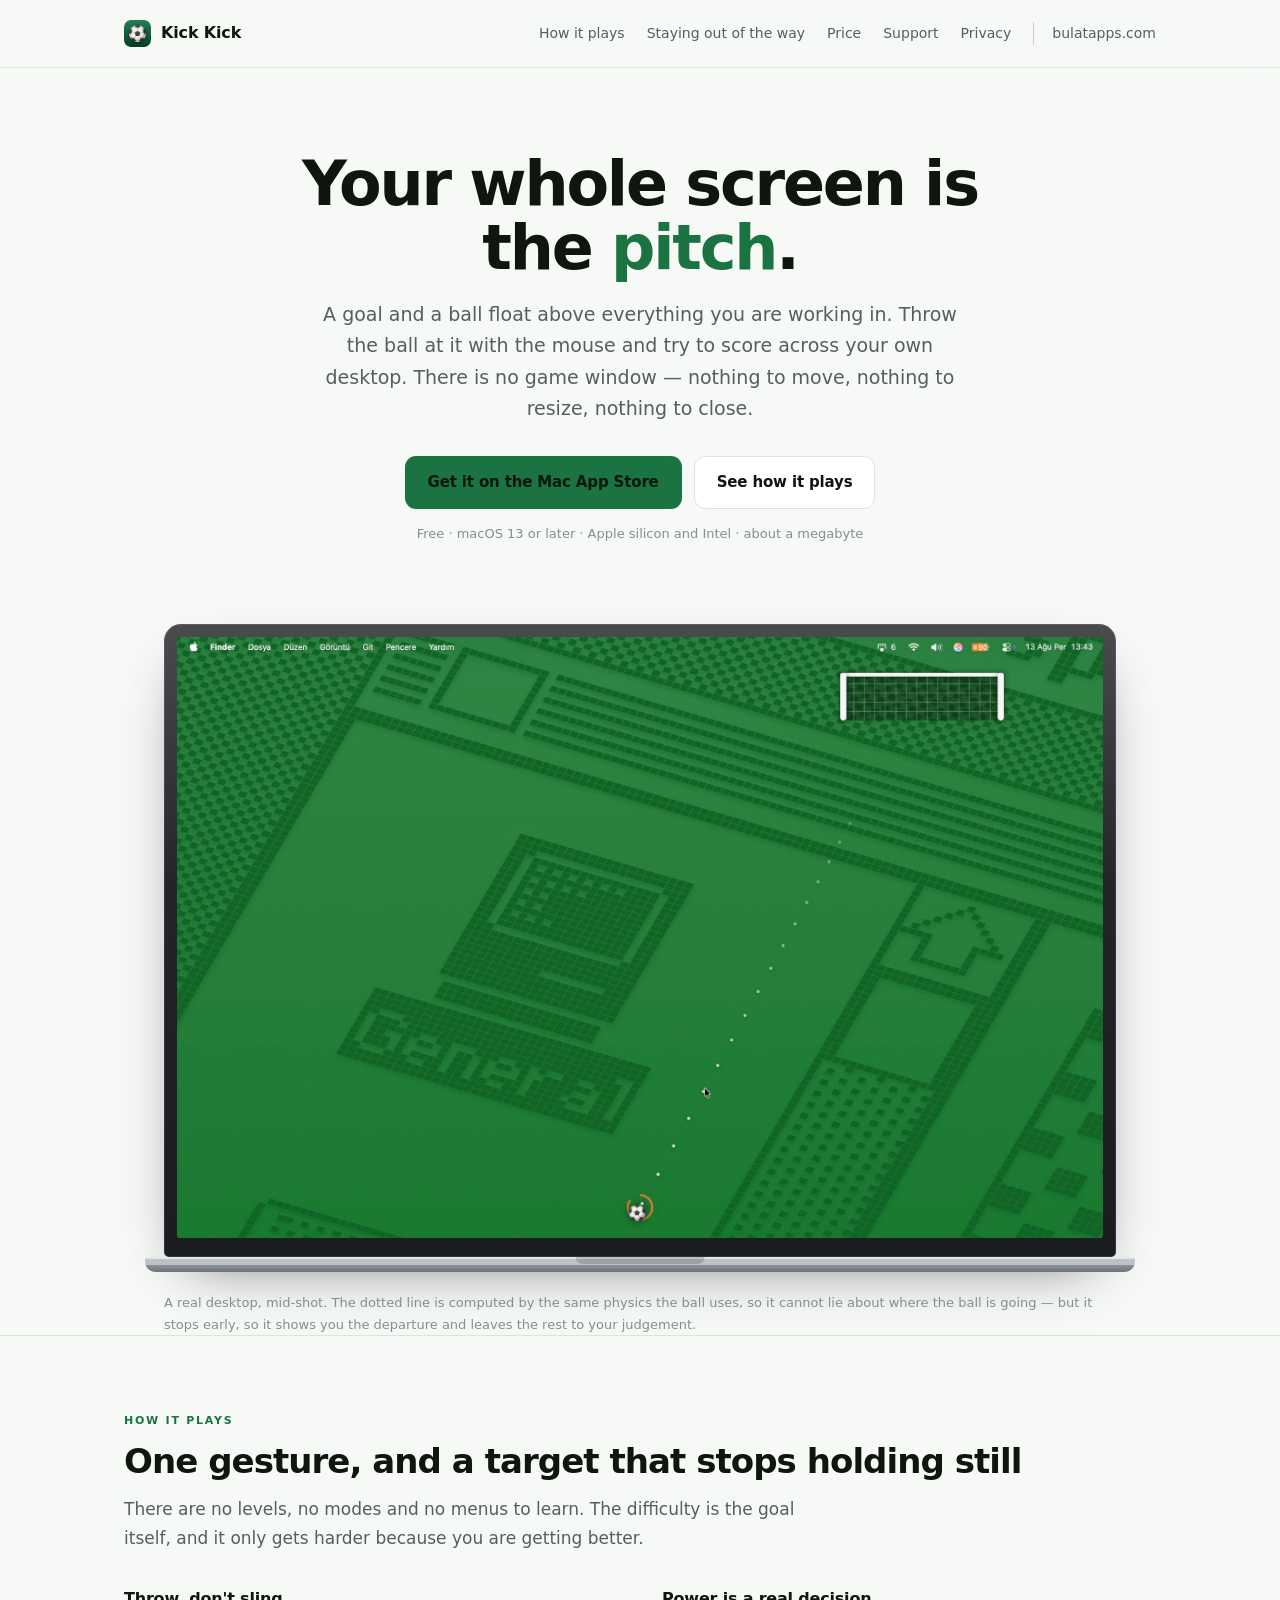
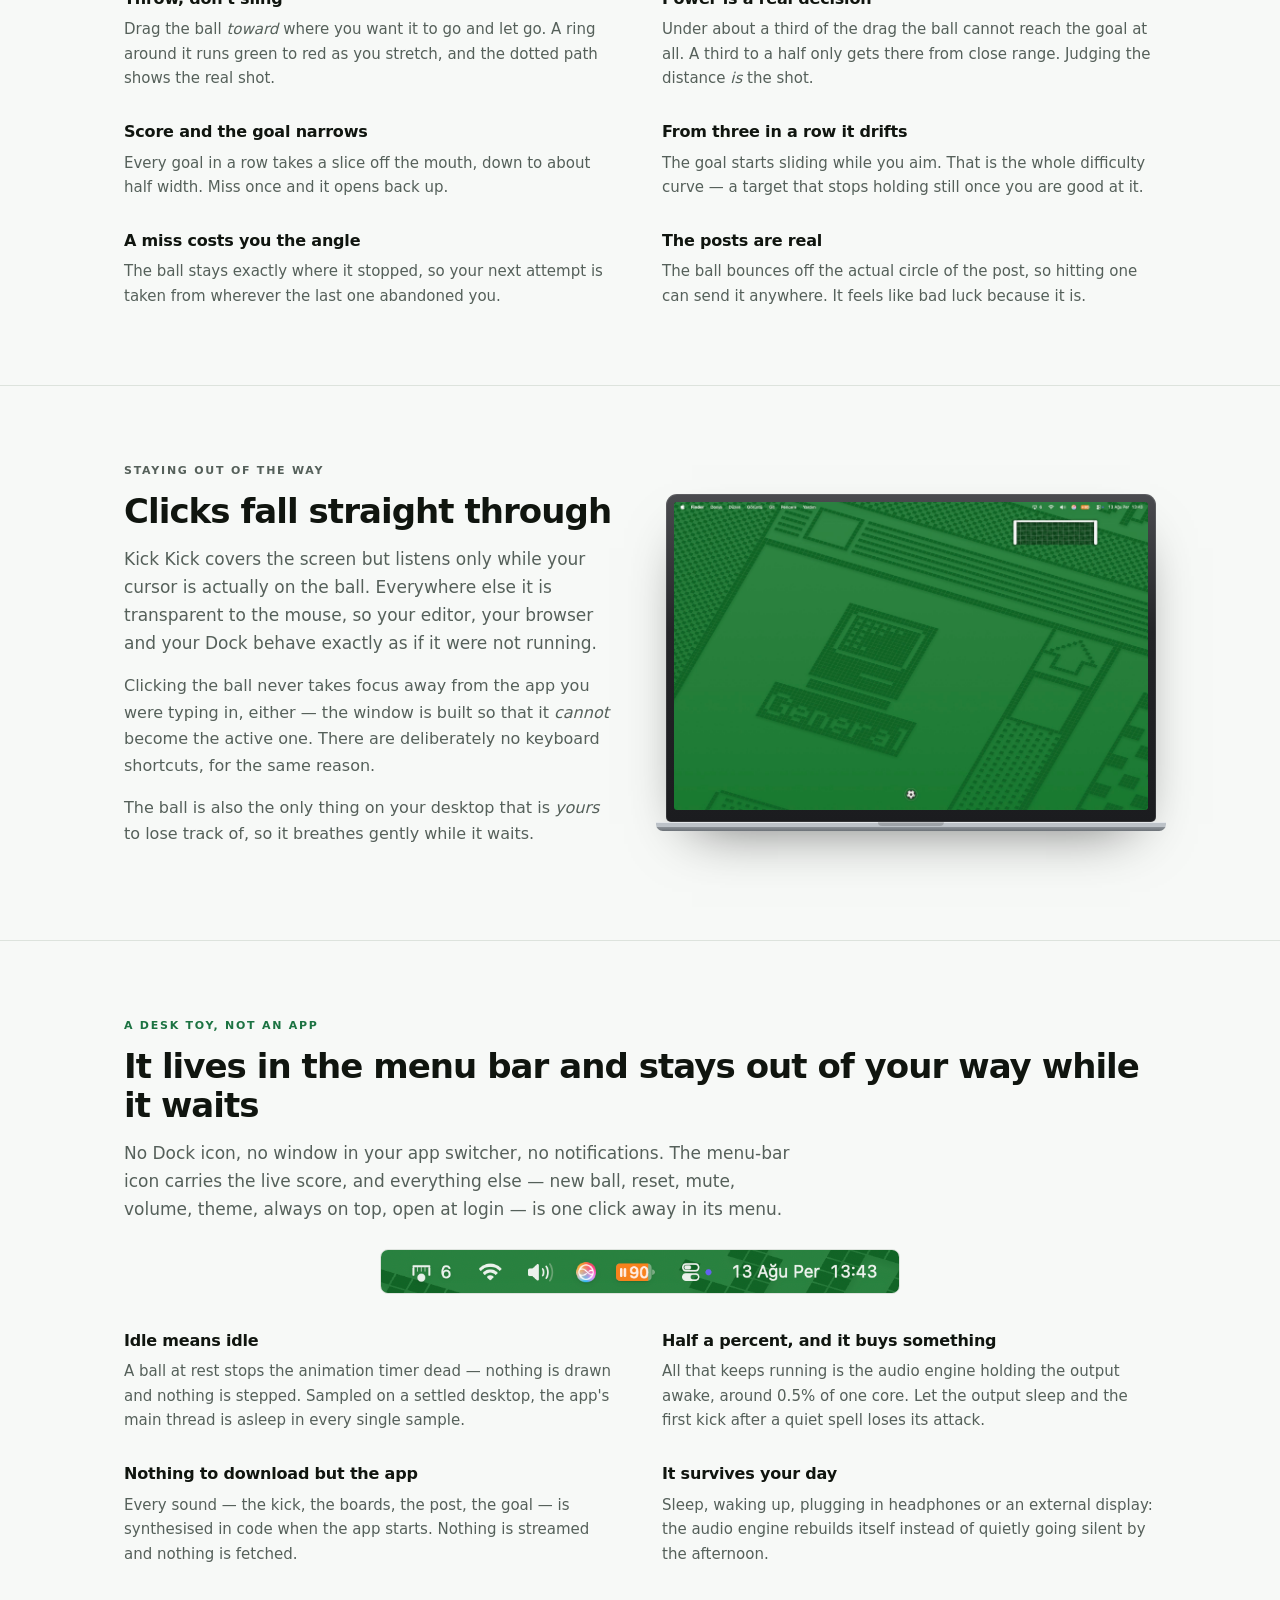
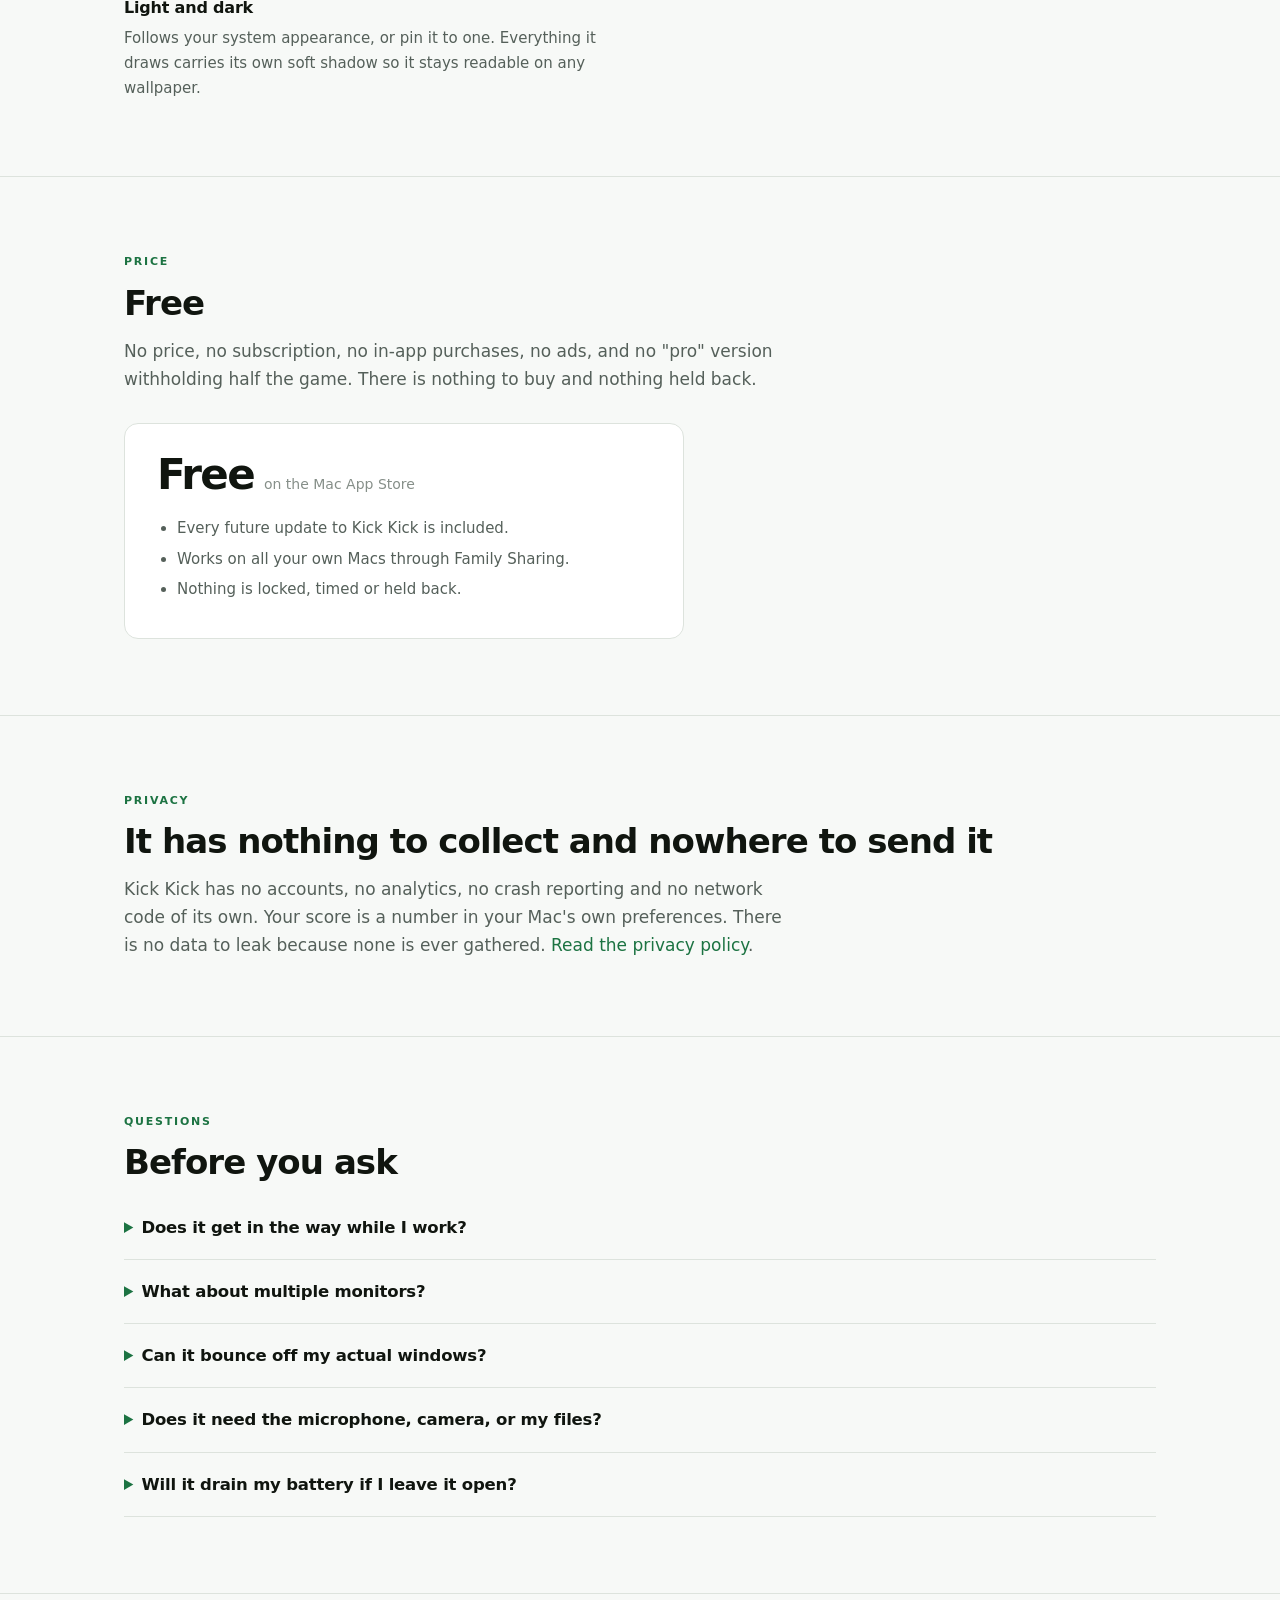
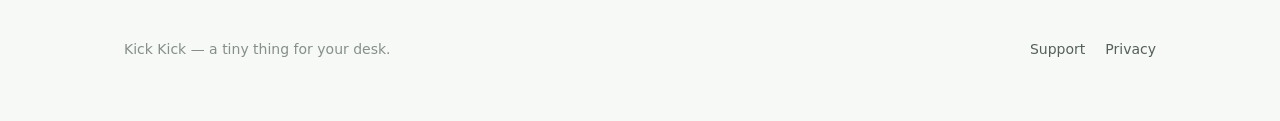
<file: index.html>
<!doctype html>
<html lang="en">
<head>
<meta charset="utf-8">
<meta name="viewport" content="width=device-width, initial-scale=1">
<meta name="darkreader-lock">
<title>Kick Kick — a goal on your desk</title>
<meta name="description" content="A football goal and a ball that float over your Mac desktop. Throw the ball at the goal, let go, try to score. Clicks fall straight through to whatever you were working in.">
<meta property="og:title" content="Kick Kick — a goal on your desk">
<meta property="og:description" content="Your whole screen is the pitch. A tiny macOS desk toy that never gets in the way.">
<link rel="icon" href="img/appicon.png">
<link rel="stylesheet" href="style.css">
<link rel="canonical" href="https://kickkick.bulatapps.com/">
<meta property="og:url" content="https://kickkick.bulatapps.com/">
<meta property="og:site_name" content="Kick Kick">
<meta property="og:image" content="https://kickkick.bulatapps.com/img/hero.jpg">
<meta name="twitter:card" content="summary_large_image">
<meta property="og:type" content="website">
<script type="application/ld+json">{"@context": "https://schema.org", "@type": "SoftwareApplication", "name": "Kick Kick", "operatingSystem": "macOS 13 or later", "applicationCategory": "GameApplication", "description": "A football goal and a ball that float over your Mac desktop. Throw the ball at the goal, let go, try to score. Clicks fall straight through to whatever you were working in.", "url": "https://kickkick.bulatapps.com/", "image": "https://kickkick.bulatapps.com/img/hero.jpg", "installUrl": "https://apps.apple.com/app/id6801598144", "offers": {"@type": "Offer", "price": "0", "priceCurrency": "USD"}, "author": {"@type": "Person", "name": "Safa Bulat", "url": "https://bulatapps.com/"}}</script>
</head>
<body>

<header>
  <div class="wrap">
    <a class="wordmark" href="./"><img src="img/appicon.png" alt="">Kick Kick</a>
    <nav>
      <a href="#how">How it plays</a>
      <a href="#quiet">Staying out of the way</a>
      <a href="#price">Price</a>
      <a href="support.html">Support</a>
      <a href="privacy.html">Privacy</a>
      <a class="hub" href="https://bulatapps.com/">bulatapps.com</a>
    </nav>
  </div>
</header>

<main>

<div class="wrap hero">
  <h1>Your whole screen is the <em>pitch</em>.</h1>
  <p class="lede">
    A goal and a ball float above everything you are working in. Throw the ball at it with the mouse and
    try to score across your own desktop. There is no game window — nothing to move, nothing to
    resize, nothing to close.
  </p>
  <div class="cta">
    <a class="btn btn-primary" href="https://apps.apple.com/app/id6801598144?pt=129311175&ct=site&mt=12">Get it on the Mac App Store</a>
    <a class="btn btn-ghost" href="#how">See how it plays</a>
  </div>
  <p class="cta-note">Free · macOS 13 or later · Apple silicon and Intel · about a megabyte</p>
</div>

<div class="wrap stage">
  <figure>
    <div class="mac">
      <div class="mac-lid">
        <img class="shot" src="img/hero.jpg" alt="A clean green Mac desktop with a football goal at the top right and the ball down on the pitch mid-throw, ringed in orange, a dotted line running diagonally from the ball up toward the goal.">
      </div>
      <div class="mac-base"></div>
    </div>
    <figcaption>
      A real desktop, mid-shot. The dotted line is computed by the same physics the ball uses, so it
      cannot lie about where the ball is going — but it stops early, so it shows you the departure and
      leaves the rest to your judgement.
    </figcaption>
  </figure>
</div>

<section id="how">
  <div class="wrap">
    <p class="eyebrow">How it plays</p>
    <h2>One gesture, and a target that stops holding still</h2>
    <p>
      There are no levels, no modes and no menus to learn. The difficulty is the goal itself, and it
      only gets harder because you are getting better.
    </p>

    <ul class="points">
      <li>
        <h3>Throw, don't sling</h3>
        <p>Drag the ball <em>toward</em> where you want it to go and let go. A ring around it runs green to
           red as you stretch, and the dotted path shows the real shot.</p>
      </li>
      <li>
        <h3>Power is a real decision</h3>
        <p>Under about a third of the drag the ball cannot reach the goal at all. A third to a half only
           gets there from close range. Judging the distance <em>is</em> the shot.</p>
      </li>
      <li>
        <h3>Score and the goal narrows</h3>
        <p>Every goal in a row takes a slice off the mouth, down to about half width. Miss once and it
           opens back up.</p>
      </li>
      <li>
        <h3>From three in a row it drifts</h3>
        <p>The goal starts sliding while you aim. That is the whole difficulty curve — a target that
           stops holding still once you are good at it.</p>
      </li>
      <li>
        <h3>A miss costs you the angle</h3>
        <p>The ball stays exactly where it stopped, so your next attempt is taken from wherever the last
           one abandoned you.</p>
      </li>
      <li>
        <h3>The posts are real</h3>
        <p>The ball bounces off the actual circle of the post, so hitting one can send it anywhere. It
           feels like bad luck because it is.</p>
      </li>
    </ul>
  </div>
</section>

<section id="quiet">
  <div class="wrap feature">
    <div class="feature-text">
      <p class="eyebrow">Staying out of the way</p>
      <h2>Clicks fall straight through</h2>
      <p>
        Kick Kick covers the screen but listens only while your cursor is actually on the ball. Everywhere
        else it is transparent to the mouse, so your editor, your browser and your Dock behave exactly as
        if it were not running.
      </p>
      <p>
        Clicking the ball never takes focus away from the app you were typing in, either — the window is
        built so that it <em>cannot</em> become the active one. There are deliberately no keyboard
        shortcuts, for the same reason.
      </p>
      <p>
        The ball is also the only thing on your desktop that is <em>yours</em> to lose track of, so it
        breathes gently while it waits.
      </p>
    </div>
    <figure>
      <div class="mac">
        <div class="mac-lid">
          <img class="shot" src="img/idle.jpg" alt="The goal and the ball waiting quietly on an otherwise empty desktop.">
        </div>
        <div class="mac-base"></div>
      </div>
    </figure>
  </div>
</section>

<section id="desk">
  <div class="wrap">
    <p class="eyebrow">A desk toy, not an app</p>
    <h2>It lives in the menu bar and stays out of your way while it waits</h2>
    <p>
      No Dock icon, no window in your app switcher, no notifications. The menu-bar icon carries the live
      score, and everything else — new ball, reset, mute, volume, theme, always on top, open at login —
      is one click away in its menu.
    </p>
    <img class="menubar-shot" src="img/menubar-shot.png" alt="A slice of the real macOS menu bar: the Kick Kick icon carrying a score of 6, sitting among the other menu-bar items alongside the battery and the clock.">

    <ul class="points">
      <li>
        <h3>Idle means idle</h3>
        <p>A ball at rest stops the animation timer dead — nothing is drawn and nothing is stepped.
           Sampled on a settled desktop, the app's main thread is asleep in every single sample.</p>
      </li>
      <li>
        <h3>Half a percent, and it buys something</h3>
        <p>All that keeps running is the audio engine holding the output awake, around 0.5% of one core.
           Let the output sleep and the first kick after a quiet spell loses its attack.</p>
      </li>
      <li>
        <h3>Nothing to download but the app</h3>
        <p>Every sound — the kick, the boards, the post, the goal — is synthesised in code when the app
           starts. Nothing is streamed and nothing is fetched.</p>
      </li>
      <li>
        <h3>It survives your day</h3>
        <p>Sleep, waking up, plugging in headphones or an external display: the audio engine rebuilds
           itself instead of quietly going silent by the afternoon.</p>
      </li>
      <li>
        <h3>Light and dark</h3>
        <p>Follows your system appearance, or pin it to one. Everything it draws carries its own soft
           shadow so it stays readable on any wallpaper.</p>
      </li>
    </ul>
  </div>
</section>

<section id="price">
  <div class="wrap">
    <p class="eyebrow">Price</p>
    <h2>Free</h2>
    <p>
      No price, no subscription, no in-app purchases, no ads, and no "pro" version withholding half
      the game. There is nothing to buy and nothing held back.
    </p>
    <div class="price-card">
      <div class="price-tag">
        <span class="amount">Free</span>
        <span class="once">on the Mac App Store</span>
      </div>
      <ul>
        <li>Every future update to Kick Kick is included.</li>
        <li>Works on all your own Macs through Family Sharing.</li>
        <li>Nothing is locked, timed or held back.</li>
      </ul>
    </div>
  </div>
</section>

<section id="privacy-teaser">
  <div class="wrap">
    <p class="eyebrow">Privacy</p>
    <h2>It has nothing to collect and nowhere to send it</h2>
    <p>
      Kick Kick has no accounts, no analytics, no crash reporting and no network code of its own. Your score
      is a number in your Mac's own preferences. There is no data to leak because none is ever gathered.
      <a href="privacy.html">Read the privacy policy</a>.
    </p>
  </div>
</section>

<section id="faq">
  <div class="wrap">
    <p class="eyebrow">Questions</p>
    <h2>Before you ask</h2>

    <details>
      <summary>Does it get in the way while I work?</summary>
      <p>That is the one thing it is built not to do. Outside the ball it is transparent to the mouse, it
         cannot take keyboard focus, and it never raises itself over a full-screen app. If you want it
         gone for a while, Show / Hide is in the menu.</p>
    </details>
    <details>
      <summary>What about multiple monitors?</summary>
      <p>Kick Kick plays on your main screen. If enough people want the ball to roam across displays, that
         is a fair thing to add — say so and it will get looked at.</p>
    </details>
    <details>
      <summary>Can it bounce off my actual windows?</summary>
      <p>No, and that is on purpose. Tracking every window's edges live would mean asking for accessibility
         permissions, and a small toy should not be demanding that kind of access.</p>
    </details>
    <details>
      <summary>Does it need the microphone, camera, or my files?</summary>
      <p>None of them. It asks for no permissions at all.</p>
    </details>
    <details>
      <summary>Will it drain my battery if I leave it open?</summary>
      <p>No. When the ball is at rest there is no timer running and nothing being redrawn — sampled on a
         settled desktop, the main thread is asleep in every sample. What is left is the audio engine
         keeping the output awake, about half a percent of one core, and that is what stops the first
         kick after a quiet spell from arriving without its attack.</p>
    </details>
  </div>
</section>

</main>

<footer>
  <div class="wrap">
    <span>Kick Kick — a tiny thing for your desk.</span>
    <nav>
      <a href="support.html">Support</a>
      <a href="privacy.html">Privacy</a>
    </nav>
  </div>
</footer>

</body>
</html>
</file>
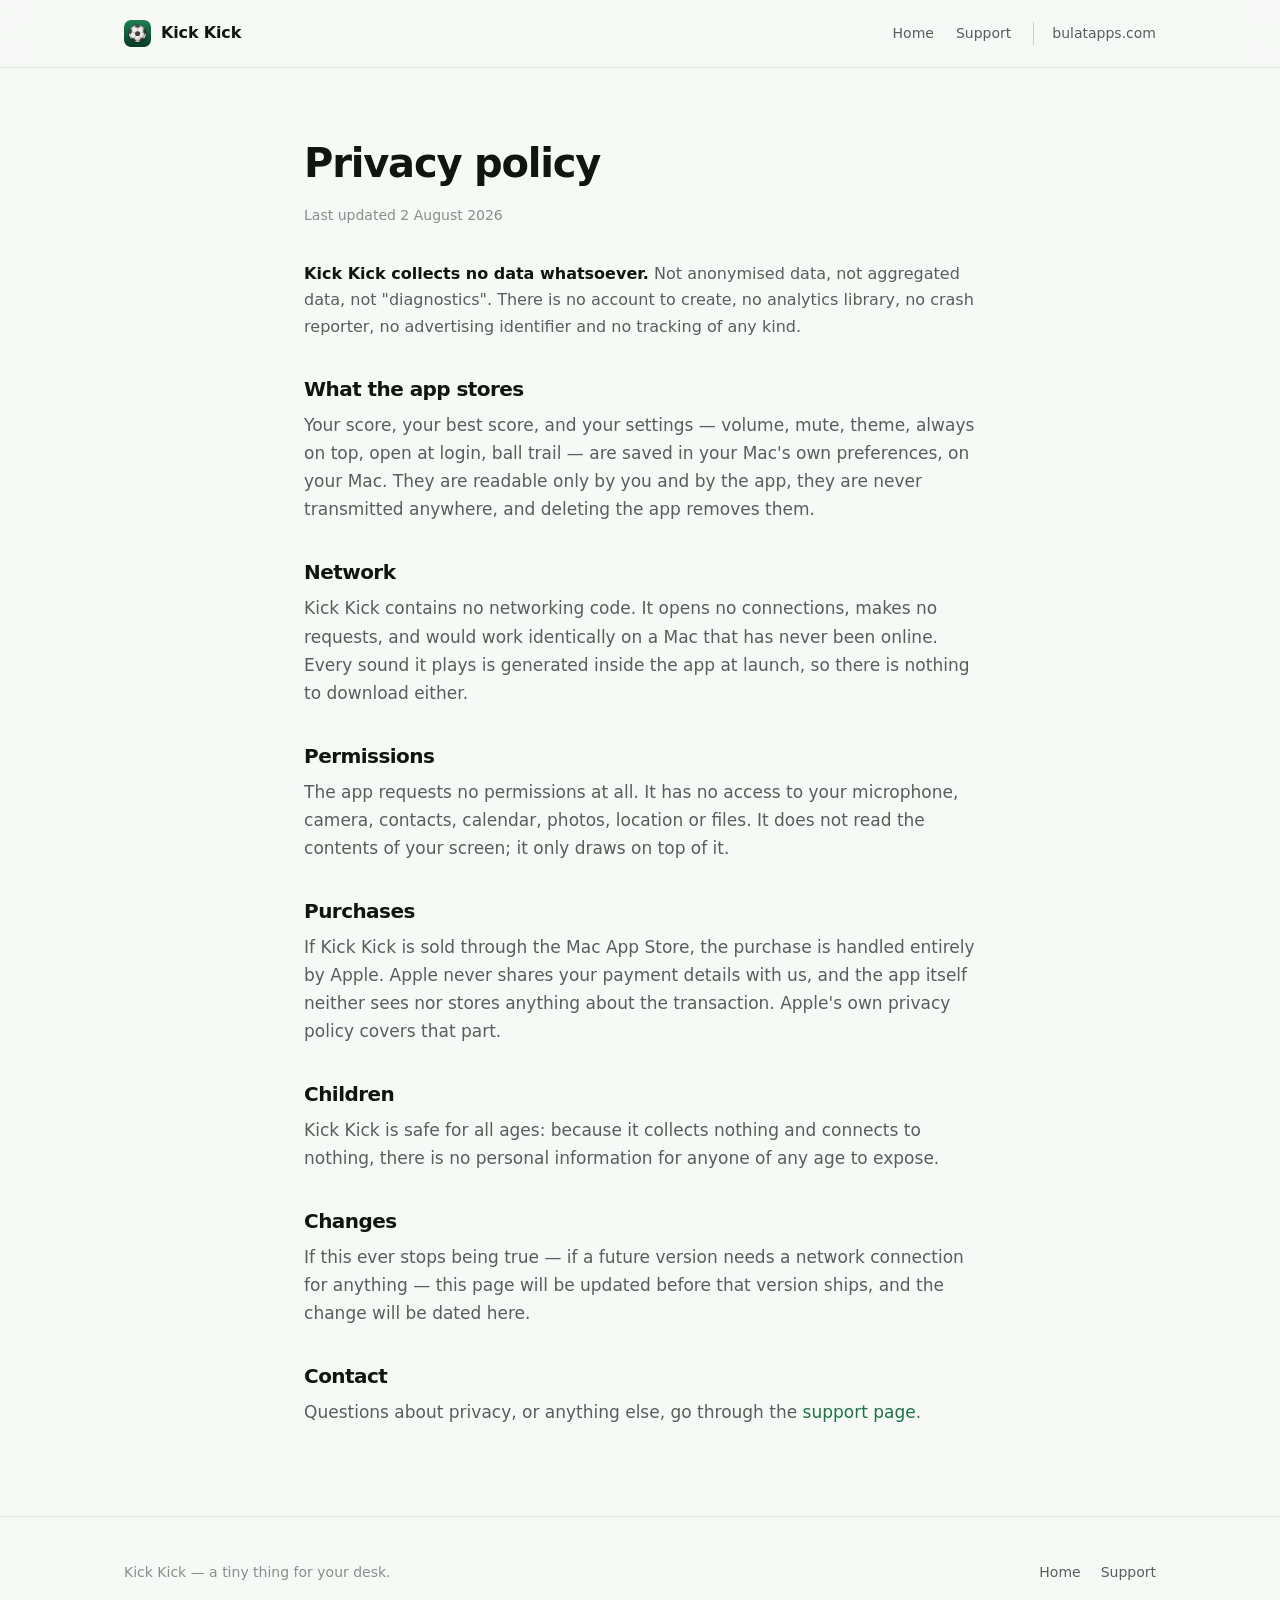
<file: privacy.html>
<!doctype html>
<html lang="en">
<head>
<meta charset="utf-8">
<meta name="viewport" content="width=device-width, initial-scale=1">
<meta name="darkreader-lock">
<title>Privacy — Kick Kick</title>
<meta name="description" content="Kick Kick collects nothing, sends nothing, and asks for no permissions.">
<link rel="icon" href="img/appicon.png">
<link rel="stylesheet" href="style.css">
<link rel="canonical" href="https://kickkick.bulatapps.com/privacy.html">
<meta property="og:url" content="https://kickkick.bulatapps.com/privacy.html">
<meta property="og:site_name" content="Kick Kick">
<meta property="og:image" content="https://kickkick.bulatapps.com/img/hero.jpg">
<meta name="twitter:card" content="summary_large_image">
<meta property="og:title" content="Privacy — Kick Kick">
<meta property="og:description" content="Kick Kick collects nothing, sends nothing, and asks for no permissions.">
<meta property="og:type" content="website">
</head>
<body>

<header>
  <div class="wrap">
    <a class="wordmark" href="./"><img src="img/appicon.png" alt="">Kick Kick</a>
    <nav>
      <a href="./">Home</a>
      <a href="support.html">Support</a>
      <a class="hub" href="https://bulatapps.com/">bulatapps.com</a>
    </nav>
  </div>
</header>

<main class="wrap prose">
  <h1>Privacy policy</h1>
  <p class="updated">Last updated 2 August 2026</p>

  <p>
    <strong>Kick Kick collects no data whatsoever.</strong> Not anonymised data, not aggregated data, not
    "diagnostics". There is no account to create, no analytics library, no crash reporter, no advertising
    identifier and no tracking of any kind.
  </p>

  <h2>What the app stores</h2>
  <p>
    Your score, your best score, and your settings — volume, mute, theme, always on top, open at login,
    ball trail — are saved in your Mac's own preferences, on your Mac. They are readable only by you and
    by the app, they are never transmitted anywhere, and deleting the app removes them.
  </p>

  <h2>Network</h2>
  <p>
    Kick Kick contains no networking code. It opens no connections, makes no requests, and would work
    identically on a Mac that has never been online. Every sound it plays is generated inside the app at
    launch, so there is nothing to download either.
  </p>

  <h2>Permissions</h2>
  <p>
    The app requests no permissions at all. It has no access to your microphone, camera, contacts,
    calendar, photos, location or files. It does not read the contents of your screen; it only draws on
    top of it.
  </p>

  <h2>Purchases</h2>
  <p>
    If Kick Kick is sold through the Mac App Store, the purchase is handled entirely by Apple. Apple never
    shares your payment details with us, and the app itself neither sees nor stores anything about the
    transaction. Apple's own privacy policy covers that part.
  </p>

  <h2>Children</h2>
  <p>
    Kick Kick is safe for all ages: because it collects nothing and connects to nothing, there is no
    personal information for anyone of any age to expose.
  </p>

  <h2>Changes</h2>
  <p>
    If this ever stops being true — if a future version needs a network connection for anything — this
    page will be updated before that version ships, and the change will be dated here.
  </p>

  <h2>Contact</h2>
  <p>
    Questions about privacy, or anything else, go through the <a href="support.html">support page</a>.
  </p>
</main>

<footer>
  <div class="wrap">
    <span>Kick Kick — a tiny thing for your desk.</span>
    <nav>
      <a href="./">Home</a>
      <a href="support.html">Support</a>
    </nav>
  </div>
</footer>

</body>
</html>
</file>
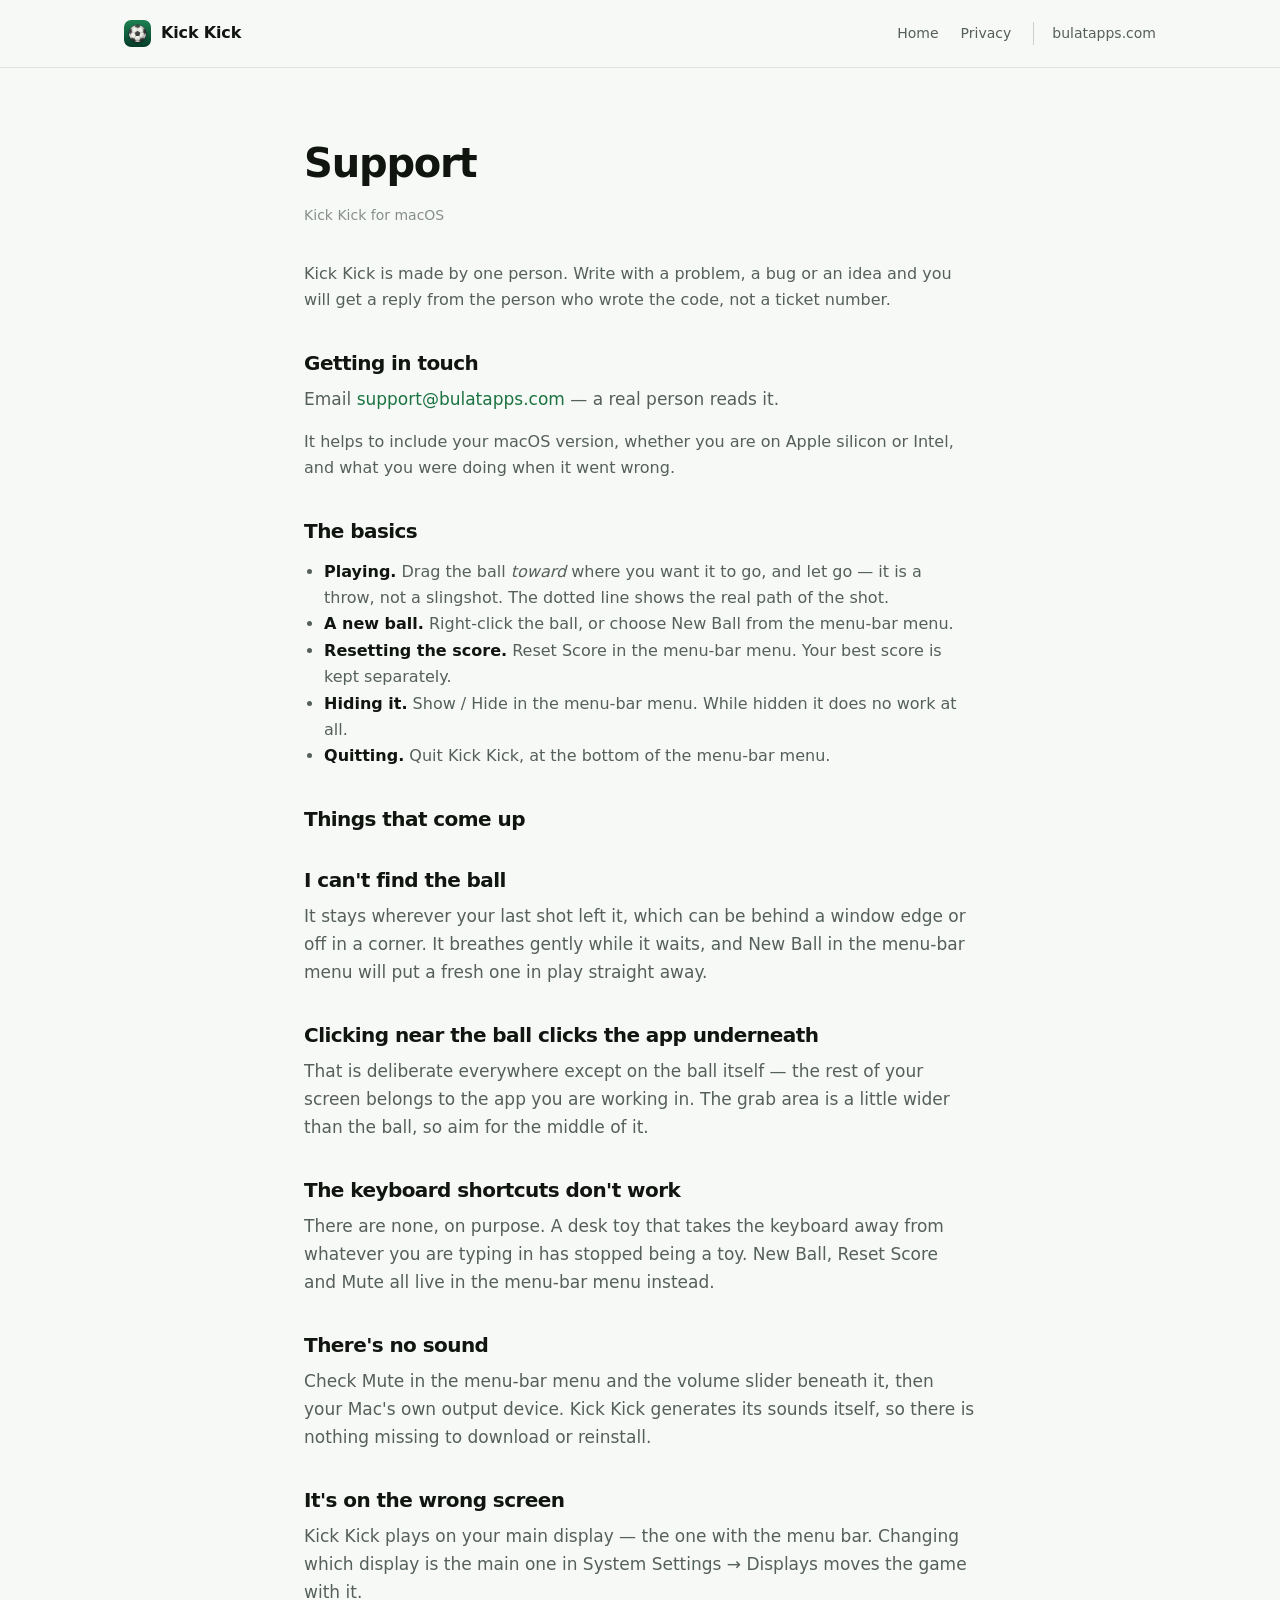
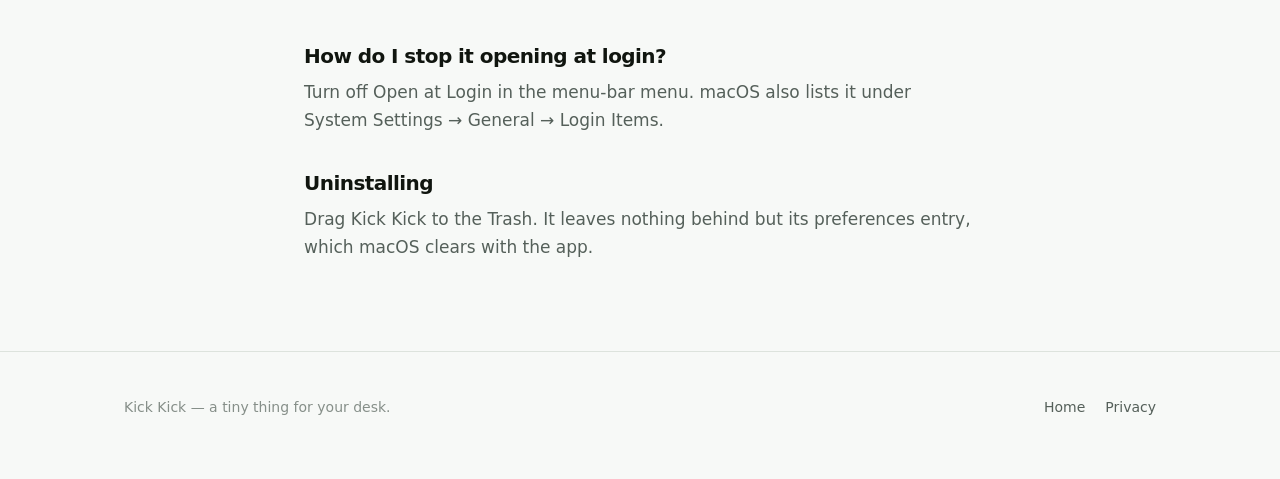
<file: support.html>
<!doctype html>
<html lang="en">
<head>
<meta charset="utf-8">
<meta name="viewport" content="width=device-width, initial-scale=1">
<meta name="darkreader-lock">
<title>Support — Kick Kick</title>
<meta name="description" content="How to get help with Kick Kick, and answers to the things that come up most.">
<link rel="icon" href="img/appicon.png">
<link rel="stylesheet" href="style.css">
<link rel="canonical" href="https://kickkick.bulatapps.com/support.html">
<meta property="og:url" content="https://kickkick.bulatapps.com/support.html">
<meta property="og:site_name" content="Kick Kick">
<meta property="og:image" content="https://kickkick.bulatapps.com/img/hero.jpg">
<meta name="twitter:card" content="summary_large_image">
<meta property="og:title" content="Support — Kick Kick">
<meta property="og:description" content="How to get help with Kick Kick, and answers to the things that come up most.">
<meta property="og:type" content="website">
</head>
<body>

<header>
  <div class="wrap">
    <a class="wordmark" href="./"><img src="img/appicon.png" alt="">Kick Kick</a>
    <nav>
      <a href="./">Home</a>
      <a href="privacy.html">Privacy</a>
      <a class="hub" href="https://bulatapps.com/">bulatapps.com</a>
    </nav>
  </div>
</header>

<main class="wrap prose">
  <h1>Support</h1>
  <p class="updated">Kick Kick for macOS</p>

  <p>
    Kick Kick is made by one person. Write with a problem, a bug or an idea and you will get a reply from
    the person who wrote the code, not a ticket number.
  </p>

  <h2>Getting in touch</h2>
  <p>
    Email <a href="mailto:support@bulatapps.com">support@bulatapps.com</a> — a real person reads it.
  </p>
  <p>
    It helps to include your macOS version, whether you are on Apple silicon or Intel, and what you were
    doing when it went wrong.
  </p>

  <h2>The basics</h2>
  <ul>
    <li><strong>Playing.</strong> Drag the ball <em>toward</em> where you want it to go, and let go — it is a throw, not a slingshot. The dotted
        line shows the real path of the shot.</li>
    <li><strong>A new ball.</strong> Right-click the ball, or choose New Ball from the menu-bar menu.</li>
    <li><strong>Resetting the score.</strong> Reset Score in the menu-bar menu. Your best score is kept
        separately.</li>
    <li><strong>Hiding it.</strong> Show / Hide in the menu-bar menu. While hidden it does no work at
        all.</li>
    <li><strong>Quitting.</strong> Quit Kick Kick, at the bottom of the menu-bar menu.</li>
  </ul>

  <h2>Things that come up</h2>

  <h2>I can't find the ball</h2>
  <p>
    It stays wherever your last shot left it, which can be behind a window edge or off in a corner. It
    breathes gently while it waits, and New Ball in the menu-bar menu will put a fresh one in play
    straight away.
  </p>

  <h2>Clicking near the ball clicks the app underneath</h2>
  <p>
    That is deliberate everywhere except on the ball itself — the rest of your screen belongs to the app
    you are working in. The grab area is a little wider than the ball, so aim for the middle of it.
  </p>

  <h2>The keyboard shortcuts don't work</h2>
  <p>
    There are none, on purpose. A desk toy that takes the keyboard away from whatever you are typing in
    has stopped being a toy. New Ball, Reset Score and Mute all live in the menu-bar menu instead.
  </p>

  <h2>There's no sound</h2>
  <p>
    Check Mute in the menu-bar menu and the volume slider beneath it, then your Mac's own output device.
    Kick Kick generates its sounds itself, so there is nothing missing to download or reinstall.
  </p>

  <h2>It's on the wrong screen</h2>
  <p>
    Kick Kick plays on your main display — the one with the menu bar. Changing which display is the main one
    in System Settings → Displays moves the game with it.
  </p>

  <h2>How do I stop it opening at login?</h2>
  <p>
    Turn off Open at Login in the menu-bar menu. macOS also lists it under System Settings → General →
    Login Items.
  </p>

  <h2>Uninstalling</h2>
  <p>
    Drag Kick Kick to the Trash. It leaves nothing behind but its preferences entry, which macOS clears with
    the app.
  </p>
</main>

<footer>
  <div class="wrap">
    <span>Kick Kick — a tiny thing for your desk.</span>
    <nav>
      <a href="./">Home</a>
      <a href="privacy.html">Privacy</a>
    </nav>
  </div>
</footer>

</body>
</html>
</file>
<file: style.css>
/* Kick Kick — landing page.
   Brand: pitch green + chalk white, the same two colours as the app icon. Dark first, light supported;
   both are real designs, not one inverted. No framework, no build step, no external requests at all —
   the whole site is three HTML files, this stylesheet and six images, so it drops on any host and works
   straight off a disk. */

:root {
    --pitch:      #3fae6d;
    --pitch-dim:  #2f8f57;
    --bg:         #101311;
    --bg-raise:   #181c19;
    --bg-sink:    #0a0c0b;
    --line:       #262c28;
    --ink:        #eef2ef;
    --ink-soft:   #9aa39d;
    --ink-faint:  #676f6a;
    --radius:     14px;
    --page:       1080px;
}

@media (prefers-color-scheme: light) {
    :root {
        --bg:        #f7f9f7;
        --bg-raise:  #ffffff;
        --bg-sink:   #eaeee9;
        --line:      #dde3dd;
        --ink:       #10150f;
        --ink-soft:  #55605a;
        --ink-faint: #868f89;
        --pitch:     #1c7342;
        --pitch-dim: #135530;
    }
}

* { box-sizing: border-box; }
html { -webkit-text-size-adjust: 100%; }

body {
    margin: 0;
    background: var(--bg);
    color: var(--ink);
    font: 16px/1.65 -apple-system, BlinkMacSystemFont, "Segoe UI", Inter, system-ui, sans-serif;
    -webkit-font-smoothing: antialiased;
}

a { color: var(--pitch); text-decoration: none; }
a:hover { text-decoration: underline; }

.wrap { max-width: var(--page); margin: 0 auto; padding: 0 24px; }

/* ── header ─────────────────────────────────────────────────────────────── */
header {
    padding: 20px 0;
    border-bottom: 1px solid var(--line);
    position: sticky; top: 0;
    background: color-mix(in srgb, var(--bg) 88%, transparent);
    backdrop-filter: saturate(160%) blur(12px);
    z-index: 10;
}
header .wrap { display: flex; align-items: center; gap: 12px; }
.wordmark { display: flex; align-items: center; gap: 10px; font-weight: 650; letter-spacing: -0.01em; color: var(--ink); }
.wordmark:hover { text-decoration: none; }
.wordmark img { width: 27px; height: 27px; border-radius: 7px; flex: none; }
header nav { margin-left: auto; display: flex; gap: 22px; font-size: 14px; }
header nav a { color: var(--ink-soft); }
header nav a:hover { color: var(--ink); text-decoration: none; }

/* ── hero ───────────────────────────────────────────────────────────────── */
.hero { padding: 84px 0 20px; text-align: center; }
.hero h1 {
    margin: 0 auto 18px;
    max-width: 16ch;
    font-size: clamp(34px, 6.4vw, 62px);
    line-height: 1.04;
    letter-spacing: -0.035em;
    font-weight: 700;
}
.hero h1 em { font-style: normal; color: var(--pitch); }
.lede { margin: 0 auto; max-width: 55ch; font-size: clamp(16px, 2.1vw, 19px); color: var(--ink-soft); }

.cta { margin-top: 32px; display: flex; gap: 12px; justify-content: center; flex-wrap: wrap; }
.btn {
    display: inline-flex; align-items: center; gap: 9px;
    padding: 13px 22px; border-radius: 11px;
    font-size: 15px; font-weight: 600; letter-spacing: -0.01em;
    border: 1px solid transparent;
}
.btn-primary { background: var(--pitch); color: #06170e; }
.btn-primary:hover { background: var(--pitch-dim); text-decoration: none; }
.btn-ghost { border-color: var(--line); color: var(--ink); background: var(--bg-raise); }
.btn-ghost:hover { border-color: var(--ink-faint); text-decoration: none; }

/* Not-yet-shipping state. Dimming the whole button was unreadable — this keeps full contrast and says
   what it means instead. */
.btn-soon {
    background: color-mix(in srgb, var(--pitch) 14%, transparent);
    border-color: color-mix(in srgb, var(--pitch) 45%, transparent);
    color: var(--pitch);
    pointer-events: none;
}
.btn-soon::before {
    content: ""; width: 7px; height: 7px; border-radius: 50%;
    background: var(--pitch); flex: none;
}
.cta-note { margin-top: 14px; font-size: 13px; color: var(--ink-faint); }

/* The shot is the whole screen, because the whole screen is the game. */
.stage { margin: 46px auto 0; max-width: 1000px; }
.shot {
    width: 100%; height: auto; display: block;
    border-radius: var(--radius);
    border: 1px solid var(--line);
    box-shadow: 0 24px 50px -20px rgba(0,0,0,.55);
}
.stage figcaption { margin-top: 20px; font-size: 13px; color: var(--ink-faint); }
figure { margin: 0; }

/* ── the machine ────────────────────────────────────────────────────────── */
/* A MacBook drawn in CSS rather than shipped as an image. These screenshots are of a whole desktop,
   and a whole desktop floating in a plain rectangle reads as a wallpaper until there is a laptop
   around it. Drawing it keeps the page's no-external-requests rule, costs no bytes, scales with the
   image and needs no second asset for dark mode. The two dimensions that matter are set as custom
   properties so the same markup works at hero size and at half width. */
.mac { margin: 0 auto; --bezel: 13px; --radius-lid: 17px; }
.mac-lid {
    background: linear-gradient(#4a4b4f, #232427 42%, #1b1c1f);
    padding: var(--bezel);
    padding-bottom: calc(var(--bezel) * 1.45);
    border-radius: var(--radius-lid) var(--radius-lid) 5px 5px;
    box-shadow: 0 28px 56px -26px rgba(0,0,0,.62), inset 0 0 0 1px rgba(255,255,255,.10);
}
.mac-lid .shot { border: 0; box-shadow: none; border-radius: 3px; }
/* The base is a little wider than the lid, which is most of what makes the silhouette read as a
   laptop at a glance. Held to 4% so it can never push the page into a horizontal scroll. */
.mac-base {
    width: 104%; margin-left: -2%;
    height: calc(var(--bezel) * 1.2);
    /* Hard stops rather than a smooth blend: the top face catching the light, then the front edge
       rolling away from it, is what gives the slab any thickness at this size. */
    background: linear-gradient(#e4e7ea 0 16%, #bcc2c8 16% 52%, #8d9399 52%, #6d7379);
    border-radius: 0 0 calc(var(--radius-lid) * 0.62) calc(var(--radius-lid) * 0.62);
    box-shadow: 0 16px 26px -14px rgba(0,0,0,.5);
    position: relative;
}
/* The thumb cutout on the front lip. */
.mac-base::after {
    content: ""; position: absolute; top: 0; left: 50%; transform: translateX(-50%);
    width: 13%; height: 44%;
    background: rgba(0,0,0,.17);
    border-radius: 0 0 7px 7px;
}
.feature .mac { --bezel: 8px; --radius-lid: 11px; }

/* ── sections ───────────────────────────────────────────────────────────── */
section { padding: 76px 0; border-top: 1px solid var(--line); }
.eyebrow {
    margin: 0 0 12px; font-size: 11px; font-weight: 700;
    letter-spacing: .16em; text-transform: uppercase; color: var(--pitch);
}
h2 { margin: 0 0 14px; font-size: clamp(25px, 3.6vw, 34px); line-height: 1.15; letter-spacing: -0.028em; font-weight: 680; }
h2 + p { margin: 0; max-width: 62ch; color: var(--ink-soft); font-size: 17px; }

.feature { display: grid; grid-template-columns: 1fr 1fr; gap: 52px; align-items: center; }
.feature .shot { max-width: 100%; }
.feature-text p { color: var(--ink-soft); }

/* ── lists ──────────────────────────────────────────────────────────────── */
.points { margin: 34px 0 0; padding: 0; list-style: none; display: grid; grid-template-columns: repeat(2, 1fr); gap: 28px 44px; }
.points h3 { margin: 0 0 5px; font-size: 16px; letter-spacing: -0.012em; }
.points p { margin: 0; color: var(--ink-soft); font-size: 15px; }

/* A slice of the real menu bar rather than a tight crop around one icon: the point is that the toy
   sits in the row you already have, next to everything else, so the row has to be visible. Trimmed on
   the left, because the empty stretch out there was showing nothing, and centred so it sits over the
   middle of the two columns beneath it rather than hanging off the left edge. */
.menubar-shot {
    display: block; width: 100%; max-width: 520px; height: auto; margin: 26px auto 0;
    border-radius: 8px; border: 1px solid var(--line);
}

/* ── price ──────────────────────────────────────────────────────────────── */
.price-card {
    margin: 30px 0 0; padding: 30px 32px;
    background: var(--bg-raise); border: 1px solid var(--line); border-radius: var(--radius);
    max-width: 560px;
}
.price-tag { display: flex; align-items: baseline; gap: 10px; }
.price-tag .amount { font-size: 42px; font-weight: 700; letter-spacing: -0.04em; line-height: 1; }
.price-tag .once { color: var(--ink-faint); font-size: 14px; }
.price-card ul { margin: 20px 0 0; padding-left: 20px; }
.price-card li { color: var(--ink-soft); font-size: 15px; margin: 6px 0; }

kbd {
    display: inline-block; padding: 1px 6px; margin: 0 1px;
    border: 1px solid var(--line); border-bottom-width: 2px; border-radius: 5px;
    background: var(--bg-sink); font: 600 11.5px/1.7 ui-monospace, SFMono-Regular, Menlo, monospace;
    color: var(--ink-soft);
}

details { padding: 18px 0; border-bottom: 1px solid var(--line); }
details summary { cursor: pointer; font-weight: 600; font-size: 16.5px; letter-spacing: -0.012em; }
details summary::marker { color: var(--pitch); }
details p { margin: 10px 0 0; color: var(--ink-soft); }

/* ── footer ─────────────────────────────────────────────────────────────── */
footer { padding: 44px 0 60px; border-top: 1px solid var(--line); color: var(--ink-faint); font-size: 14px; }
footer .wrap { display: flex; gap: 24px; flex-wrap: wrap; align-items: center; }
footer nav { margin-left: auto; display: flex; gap: 20px; }
footer a { color: var(--ink-soft); }

/* ── prose pages (privacy, support) ─────────────────────────────────────── */
.prose { max-width: 66ch; padding: 62px 0 90px; }
.prose h1 { font-size: clamp(28px, 4.4vw, 40px); letter-spacing: -0.03em; margin: 0 0 8px; }
.prose .updated { margin: 0 0 34px; color: var(--ink-faint); font-size: 14px; }
.prose h2 { font-size: 20px; margin: 38px 0 10px; }
.prose p, .prose li { color: var(--ink-soft); }
.prose strong { color: var(--ink); }
.prose ul { padding-left: 20px; }

@media (max-width: 760px) {
    .feature, .points { grid-template-columns: 1fr; }
    .feature { gap: 30px; }
    section { padding: 56px 0; }
    .hero { padding: 58px 0 16px; }
    header nav a:not(.hub) { display: none; }
    header nav a.hub { padding-left: 0; border-left: 0; }
}

/* bulatapps.com — the way out to the other apps. Last in the nav, set off by a hairline, and the one
   link that stays when the nav folds away on a phone: a visitor who came for this app is the one
   who has not seen the others yet. */
header nav a.hub { padding-left: 18px; border-left: 1px solid rgba(127,127,127,.35); }
</file>
